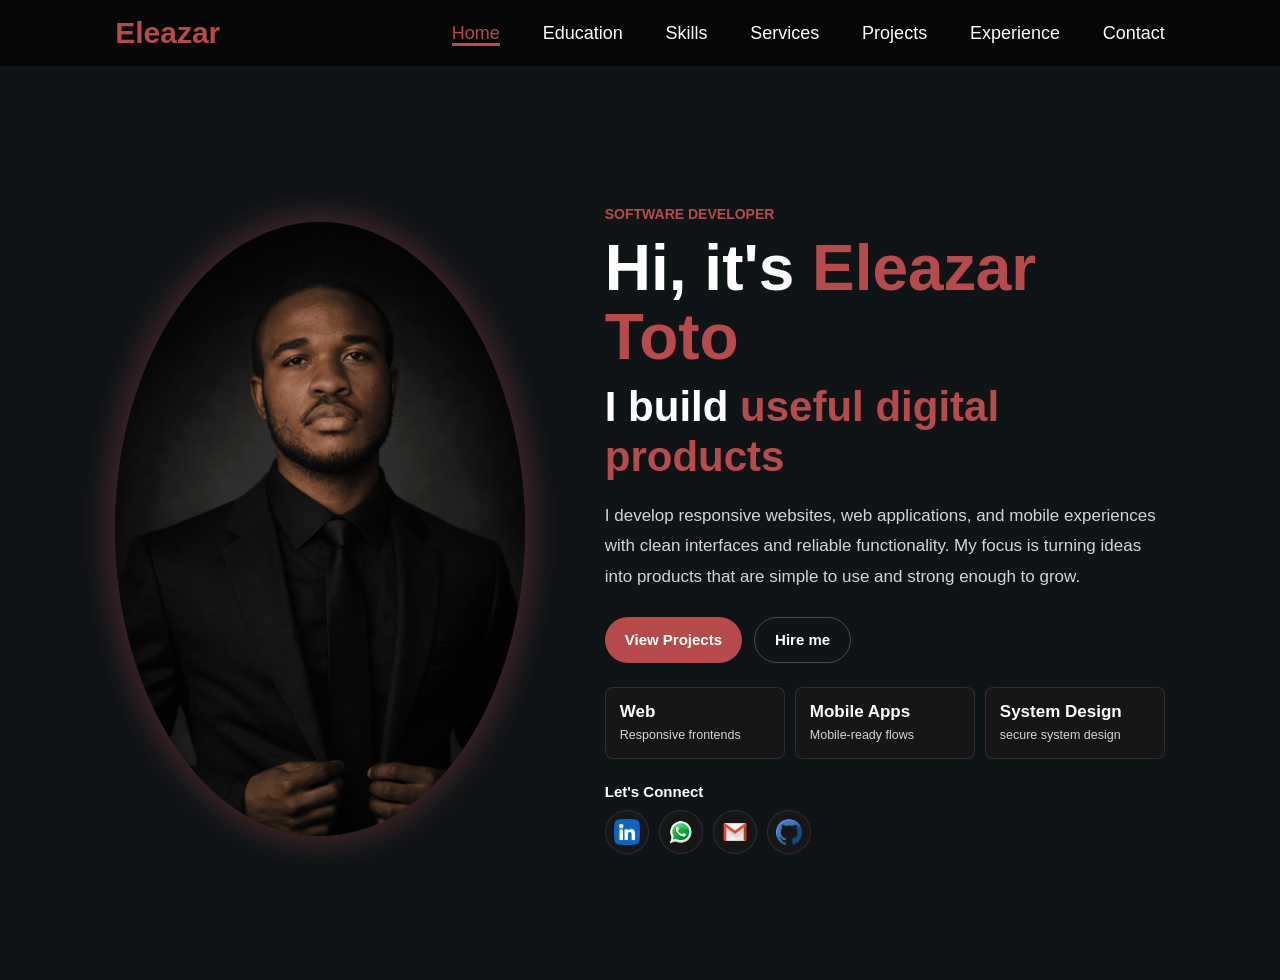
<file: index.html>
<!doctype html>
<html lang="en">

<head>
    <meta charset="UTF-8" />
    <meta name="viewport" content="width=device-width, initial-scale=1.0" />
    <link rel="stylesheet" href="style.css" />
    <title>Home | Eleazar</title>
</head>

<body>
    <header>
        <a href="index.html" class="logo">Eleazar</a>
            <nav>
                <a href="index.html">Home</a>        
                <a href="education.html">Education</a>
                <a href="skills.html" class="active">Skills</a>
                <a href="services.html">Services</a>
                <a href="projects.html">Projects</a>
                <a href="experience.html">Experience</a>
                <a href="contact.html">Contact</a>
            </nav>

        <button class="Menu_Icon" type="button" aria-label="Open navigation menu" aria-expanded="false">
            <img src="images/icons/menu-24dp.svg" alt="Menu button"  />
        </button>
    </header>

    <main>
        <section class="home">
            <div class="home_img">
                <img src="images/eleazar-in-black-compressed.png" alt="Profile Picture of Eleazar Toto, the Software Developer"  />
            </div>

            <div class="home_content">
                <p class="eyebrow">Software Developer</p>
                <h1>Hi, it's <span>Eleazar Toto</span> </h1>

                <h3 class="typing_text">
                    I build <span>useful digital products</span>
                </h3>

                <p class="description">
                    I develop responsive websites, web applications, and
                    mobile experiences with clean interfaces and
                    reliable functionality. My focus is turning ideas into products that
                    are simple to use and strong enough to grow.
                </p>

                <div class="home_actions">
                    <a href="projects.html" class="primary_button">View Projects</a>
                    <a href="contact.html" class="secondary_button">Hire me</a>
                </div>

                <div class="home_stats" aria-label="Portfolio highlights">
                    <div>
                        <strong>Web</strong>
                        <span>Responsive frontends</span>
                    </div>
                    <div>
                        <strong>Mobile Apps</strong>
                        <span>Mobile-ready flows</span>
                    </div>
                    <div>
                        <strong>System Design</strong>
                        <span>secure system design</span>
                    </div>
                </div>

                <p class="connect_label">Let's Connect</p>
                <div class="social_icons">
                    <a href="https://www.linkedin.com/in/eleazar-toto" target="_blank" rel="noopener noreferrer">
                        <img src="images/icons/linkedin.png" alt="LinkedIn logo"  />
                    </a>
                    <a href="https://wa.me/265980096500" target="_blank" rel="noopener noreferrer">
                        <img src="images/icons/whatsapp.png" alt="WhatsApp logo"  />
                    </a>
                    <a href="mailto:eleazarctoto@gmail.com" target="_blank" rel="noopener noreferrer">
                        <img src="images/icons/email.png" alt="Email logo"  />
                    </a>
                    <a href="https://github.com/EleazarFx" target="_blank" rel="noopener noreferrer">
                        <img src="images/icons/github.png" alt="GitHub logo"  />
                    </a>
                </div>
            </div>
        </section>
    </main>


    <script src="script.js"></script>
</body>

</html>
</file>
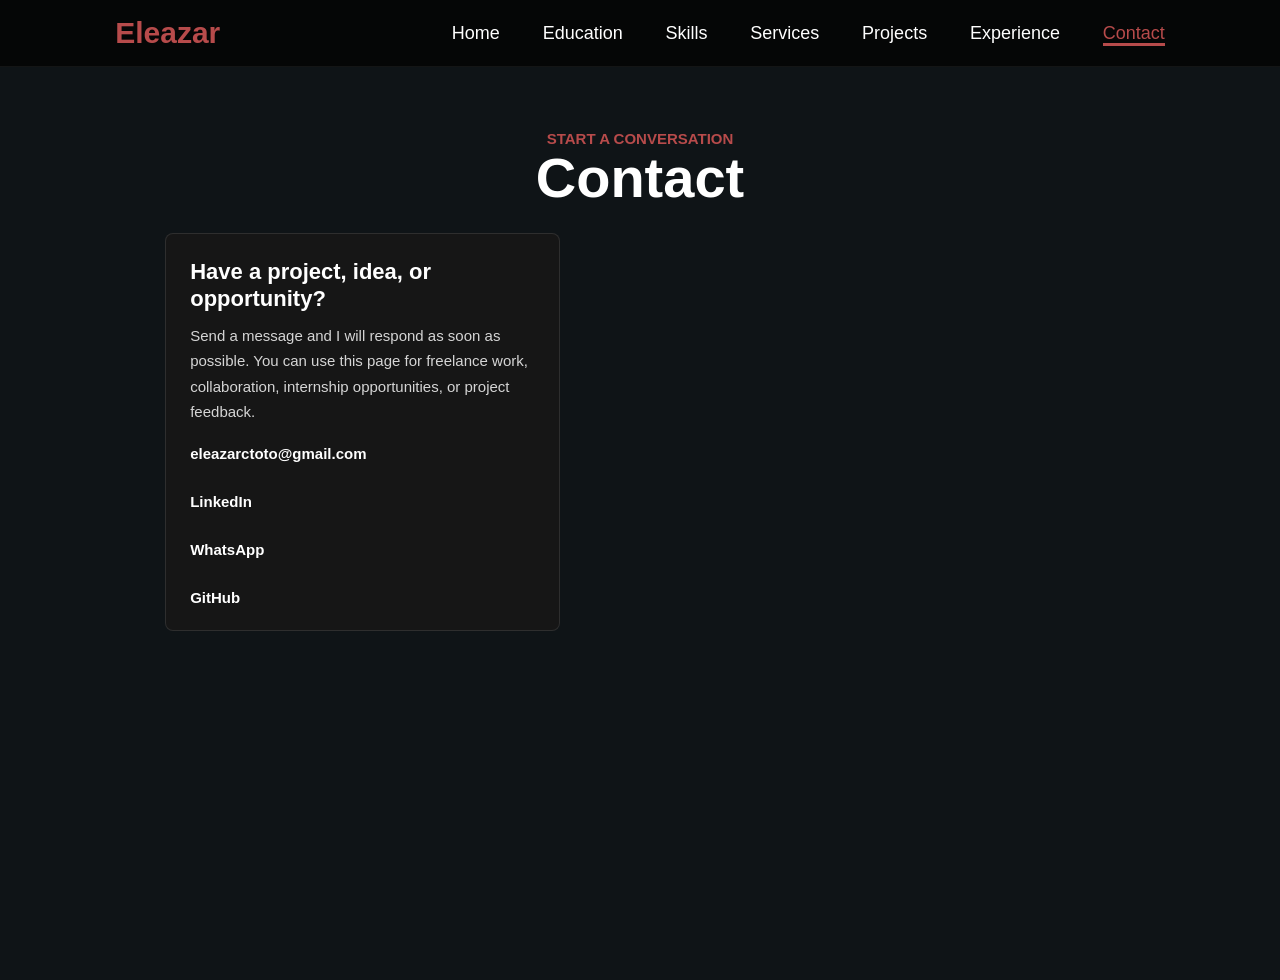
<file: contact.html>
<!DOCTYPE html>
<html lang="en">

<head>
    <meta charset="UTF-8">
    <meta name="viewport" content="width=device-width, initial-scale=1.0">
    <link rel="stylesheet" href="style.css">
    <title>Contact | Eleazar</title>
</head>

<body>


    <header>
        <a href="index.html" class="logo">Eleazar</a>
        <nav>
            <a href="index.html">Home</a>
            <a href="education.html">Education</a>
            <a href="skills.html" class="active">Skills</a>
            <a href="services.html">Services</a>
            <a href="projects.html">Projects</a>
            <a href="experience.html">Experience</a>
            <a href="contact.html">Contact</a>
        </nav>

        <button class="Menu_Icon" type="button" aria-label="Open navigation menu" aria-expanded="false">
            <img src="images/icons/menu-24dp.svg" alt="Menu button" >
        </button>

    </header>

    <main>
        <section class="content_page contact_page">
            <div class="section_heading">
                <p>Start a conversation</p>
                <h1>Contact</h1>
            </div>

            <div class="contact_layout">
                <div class="contact_intro">
                    <h2>Have a project, idea, or opportunity?</h2>
                    <p>Send a message and I will respond as soon as possible. You can use this page for freelance work,
                        collaboration, internship opportunities, or project feedback.</p>
                    <div class="contact_methods">
                        <a href="mailto:eleazarctoto@gmail.com" target="_blank"
                            rel="noopener noreferrer">eleazarctoto@gmail.com
                        </a>
                        <br>
                        <a href="https://www.linkedin.com/in/eleazar-toto" target="_blank"
                            rel="noopener noreferrer">LinkedIn
                        </a>
                         <br>
                        <a href="https://wa.me/265980096500" target="_blank" rel="noopener noreferrer">
                            WhatsApp
                        </a>  
                        <br>
                        <a href="https://github.com/EleazarFx" target="_blank" rel="noopener noreferrer">GitHub</a>
                    </div>
                </div>

            </div>
        </section>
    </main>




    <script src="script.js"></script>
</body>

</html>
</file>
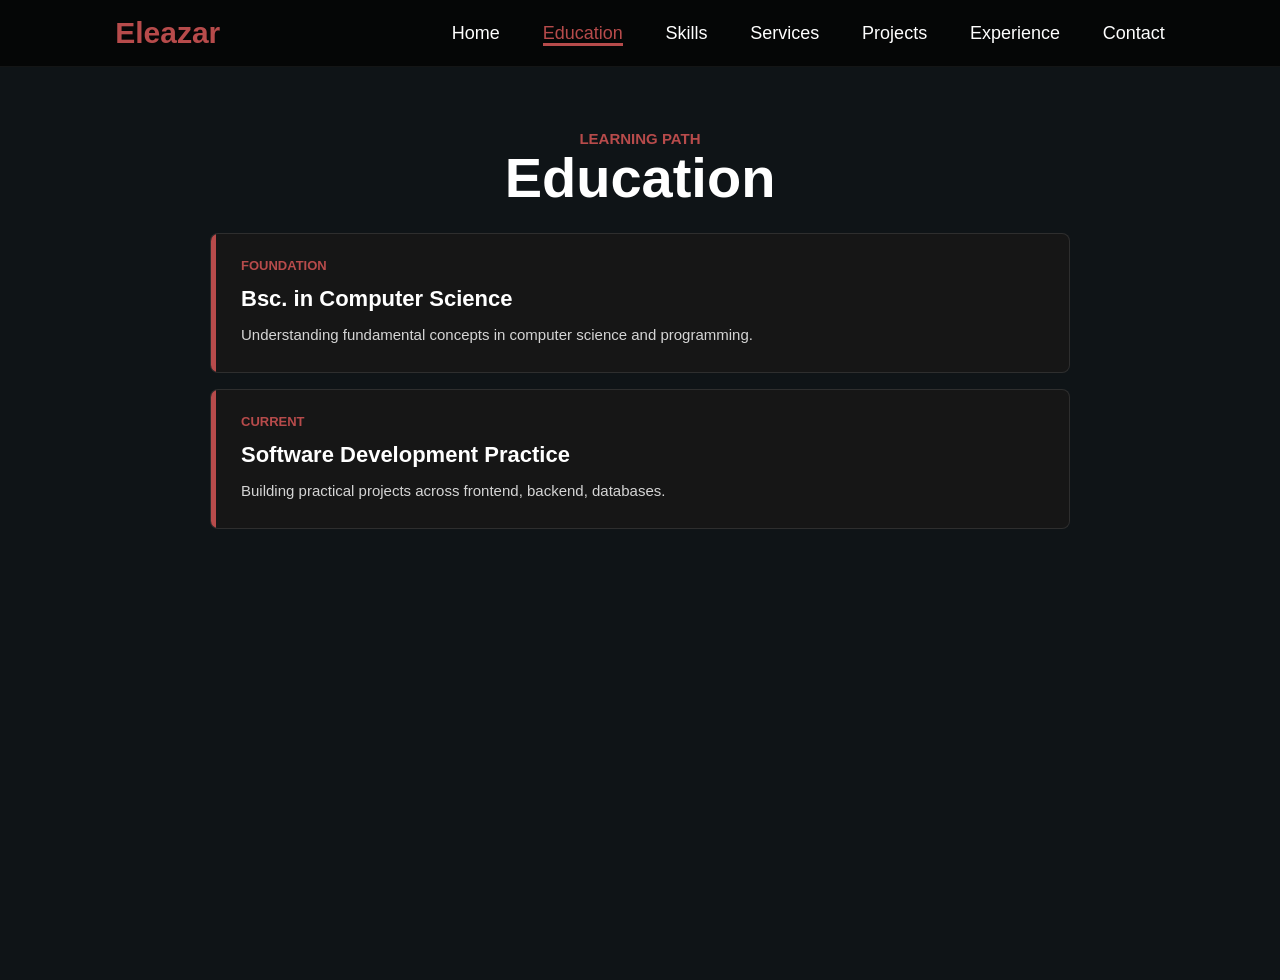
<file: education.html>
<!DOCTYPE html>
<html lang="en">
    <head>
        <meta charset="UTF-8">
        <meta name="viewport" content="width=device-width, initial-scale=1.0">
        <link rel="stylesheet" href="style.css">
        <title>Education | Eleazar</title>
    </head>

    <body>


        <header>
            <a href="index.html" class="logo">Eleazar</a>
          <nav>
                <a href="index.html">Home</a>
                <a href="education.html">Education</a>
                <a href="skills.html" class="active">Skills</a>
                <a href="services.html">Services</a>
                <a href="projects.html">Projects</a>
                <a href="experience.html">Experience</a>
                <a href="contact.html">Contact</a>
            </nav>

           <button class="Menu_Icon" type="button" aria-label="Open navigation menu" aria-expanded="false">
                <img src="images/icons/menu-24dp.svg" alt="Menu button" >
            </button>

        </header>

        <main>
            <section class="content_page">
                <div class="section_heading">
                    <p>Learning path</p>
                    <h1>Education</h1>
                </div>

                <div class="timeline">

                    <article class="timeline_item">
                        <span>Foundation</span>
                        <h2>Bsc. in Computer Science</h2>
                        <p>Understanding fundamental concepts in computer science and programming.</p>
                    </article>

                    <article class="timeline_item">
                        <span>Current</span>
                        <h2>Software Development Practice</h2>
                        <p>Building practical projects across frontend, backend, databases.
                        </p>
                    </article>
                   
                   
                </div>
            </section>
        </main>

        
        
       
        <script src="script.js"></script>
    </body>
</html>
</file>
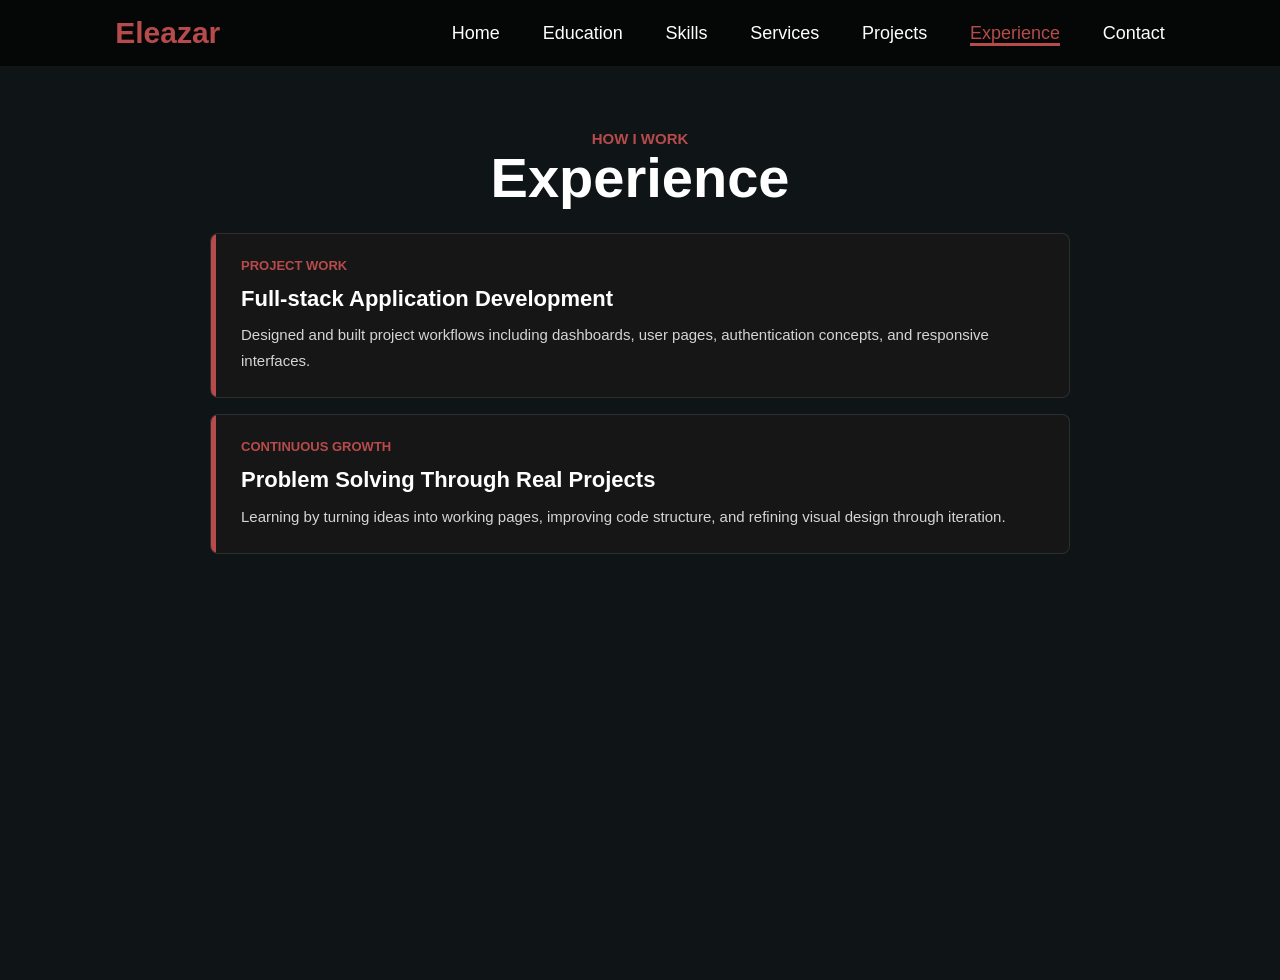
<file: experience.html>
<!DOCTYPE html>
<html lang="en">
    <head>
        <meta charset="UTF-8">
        <meta name="viewport" content="width=device-width, initial-scale=1.0">
        <link rel="stylesheet" href="style.css">
        <title>Experience | Eleazar</title>
    </head>

    <body>


        <header>
            <a href="index.html" class="logo">Eleazar</a>
           <nav>
                <a href="index.html">Home</a>
                <a href="education.html">Education</a>
                <a href="skills.html" class="active">Skills</a>
                <a href="services.html">Services</a>
                <a href="projects.html">Projects</a>
                <a href="experience.html">Experience</a>
                <a href="contact.html">Contact</a>
            </nav>

             <button class="Menu_Icon" type="button" aria-label="Open navigation menu" aria-expanded="false">
                <img src="images/icons/menu-24dp.svg" alt="Menu button" >
            </button>

        </header>

        <main>
            <section class="content_page">
                <div class="section_heading">
                    <p>How I work</p>
                    <h1>Experience</h1>
                </div>

                <div class="timeline">
                    <article class="timeline_item">
                        <span>Project Work</span>
                        <h2>Full-stack Application Development</h2>
                        <p>Designed and built project workflows including dashboards, user pages, authentication concepts, and responsive interfaces.</p>
                    </article>
                    
                    <article class="timeline_item">
                        <span>Continuous Growth</span>
                        <h2>Problem Solving Through Real Projects</h2>
                        <p>Learning by turning ideas into working pages, improving code structure, and refining visual design through iteration.</p>
                    </article>
                </div>
            </section>
        </main>

        
        
       
        <script src="script.js"></script>
    </body>
</html>
</file>
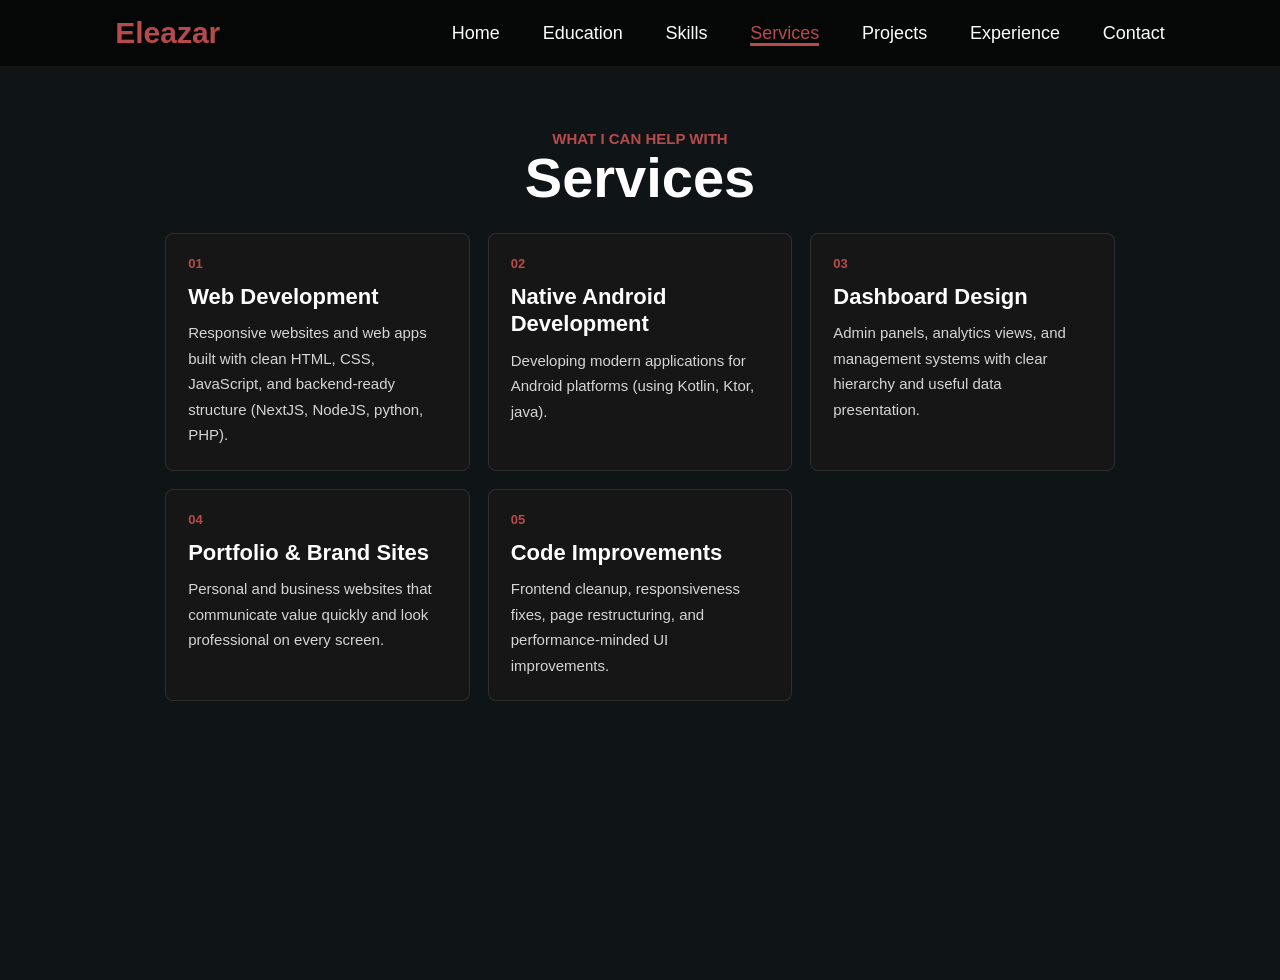
<file: services.html>
<!DOCTYPE html>
<html lang="en">
    <head>
        <meta charset="UTF-8">
        <meta name="viewport" content="width=device-width, initial-scale=1.0">
        <link rel="stylesheet" href="style.css">
        <title>Services | Eleazar</title>
    </head>

    <body>


        <header>
            <a href="index.html" class="logo">Eleazar</a>
            <nav>
                <a href="index.html">Home</a>
                <a href="education.html">Education</a>
                <a href="skills.html" class="active">Skills</a>
                <a href="services.html">Services</a>
                <a href="projects.html">Projects</a>
                <a href="experience.html">Experience</a>
                <a href="contact.html">Contact</a>
            </nav>

            <button class="Menu_Icon" type="button" aria-label="Open navigation menu" aria-expanded="false">
                <img src="images/icons/menu-24dp.svg" alt="Menu button" >
            </button>


        </header>

        <main>
            <section class="content_page">
                <div class="section_heading">
                    <p>What I can help with</p>
                    <h1>Services</h1>
                </div>

                <div class="card_grid three_columns">
                    <article class="info_card">
                        <span>01</span>
                        <h2>Web Development</h2>
                        <p>Responsive websites and web apps built with clean HTML, CSS, JavaScript, and backend-ready structure (NextJS, NodeJS, python, PHP).</p>
                    </article>

                    <article class="info_card">
                        <span>02</span>
                        <h2>Native Android Development</h2>
                        <p>Developing modern applications for Android platforms (using Kotlin, Ktor, java).</p>
                    </article>

                
                    <article class="info_card">
                        <span>03</span>
                        <h2>Dashboard Design</h2>
                        <p>Admin panels, analytics views, and management systems with clear hierarchy and useful data presentation.</p>
                    </article>
                    <article class="info_card">
                        <span>04</span>
                        <h2>Portfolio & Brand Sites</h2>
                        <p>Personal and business websites that communicate value quickly and look professional on every screen.</p>
                    </article>
                    <article class="info_card">
                        <span>05</span>
                        <h2>Code Improvements</h2>
                        <p>Frontend cleanup, responsiveness fixes, page restructuring, and performance-minded UI improvements.</p>
                    </article>
                </div>
            </section>
        </main>

        
        
       
        <script src="script.js"></script>
    </body>
</html>
</file>
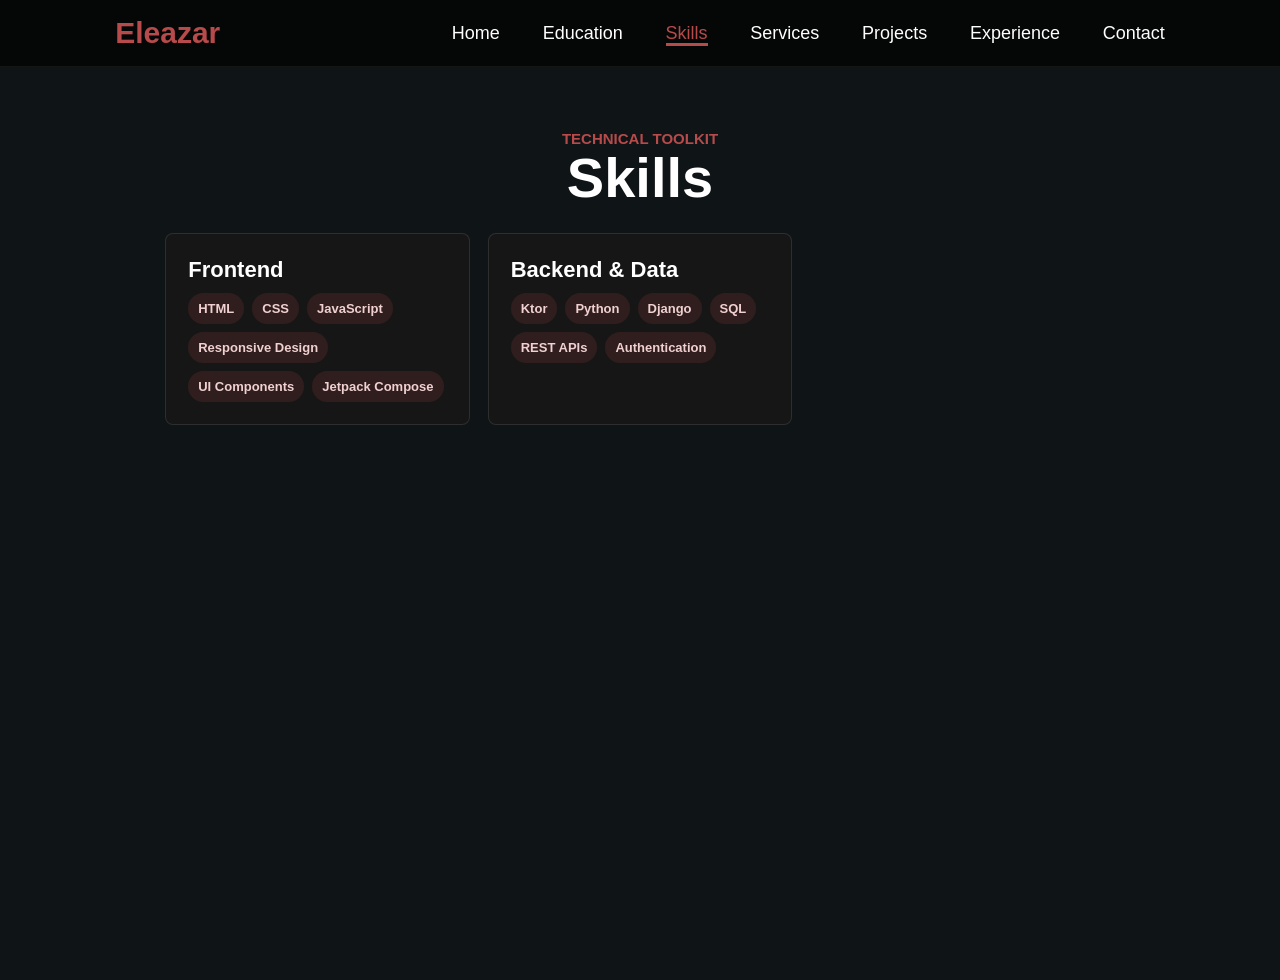
<file: skills.html>
<!DOCTYPE html>
<html lang="en">
    <head>
        <meta charset="UTF-8">
        <meta name="viewport" content="width=device-width, initial-scale=1.0">
        <link rel="stylesheet" href="style.css">
        <title>Skills | Eleazar</title>
    </head>

    <body>


        <header>
            <a href="index.html" class="logo">Eleazar</a>
            <nav>
                <a href="index.html">Home</a>
                <a href="education.html">Education</a>
                <a href="skills.html" class="active">Skills</a>
                <a href="services.html">Services</a>
                <a href="projects.html">Projects</a>
                <a href="experience.html">Experience</a>
                <a href="contact.html">Contact</a>
            </nav>

            <button class="Menu_Icon" type="button" aria-label="Open navigation menu" aria-expanded="false">
                <img src="images/icons/menu-24dp.svg" alt="Menu button" >
            </button>

        </header>

        <main>
            <section class="content_page">
                <div class="section_heading">
                    <p>Technical toolkit</p>
                    <h1>Skills</h1>
                </div>

                <div class="skill_layout">
                    <article class="skill_group">
                        <h2>Frontend</h2>
                        <div class="skill_tags">
                            <span>HTML</span>
                            <span>CSS</span>
                            <span>JavaScript</span>
                            <span>Responsive Design</span>
                            <span>UI Components</span>
                            <span>Jetpack Compose</span>
                        </div>
                    </article>
                    <article class="skill_group">
                        <h2>Backend & Data</h2>
                        <div class="skill_tags">
                             <span>Ktor</span>
                            <span>Python</span>
                            <span>Django</span>
                            <span>SQL</span>
                            <span>REST APIs</span>
                            <span>Authentication</span>
                        </div>
                    </article>
                   
                </div>
            </section>
        </main>

        
        
       
        <script src="script.js"></script>
    </body>
</html>
</file>
<file: style.css>
*{
    margin: 0;
    padding: 0;
    box-sizing: border-box;
    text-decoration: none;
    border: none;
    outline: none;
    font-family: Arial, Helvetica, sans-serif;

}

:root{
    --bg: #0f1417;
    --panel: #161616;
    --panel-soft: #232323;
    --text: #ffffff;
    --muted: #d5d5d5;
    --accent: #b74b4b;
    --accent-soft: rgba(183,75,75,0.16);
    --border: rgba(255,255,255,0.1);
}

html{
    font-size: 62.5%;
}

body{
    width: 100%;
    min-height: 100vh;
    overflow-x: hidden;
    background-color: var(--bg);
    color: var(--text);
    padding-top: 8rem;
}

button{
    cursor: pointer;
}

header{
    position: fixed;
    top: 0;
    left: 0;
    width: 100%;
    padding: 1.6rem 9%;
    background-color: rgba(5,5,5,0.88);
    backdrop-filter: blur(14px);
    border-bottom: 1px solid rgba(255,255,255,0.06);
    justify-content: space-between;
    align-items: center;
    display: flex;
    z-index: 100;
}

.logo{
    font-size: 3rem;
    color: var(--accent);
    font-weight: 800;
    cursor: pointer;
    transition: 0.5s ease;
}

.logo:hover{
    transform: scale(1.1);
}


nav a{
    font-size: 1.8rem;
    color: white;
    margin-left: 4rem;
    font-weight: 500;
    transition: 0.3s ease;
    border-bottom: 3px solid transparent;
}

nav a:hover,
nav a:active,
nav a.active{
    color: var(--accent);
    border-bottom: 3px solid var(--accent);
}

.Menu_Icon{
    display: none;
    width: 4rem;
    height: 4rem;
    background: transparent;
    z-index: 110;
}

.Menu_Icon img{
    width: 100%;
    height: 100%;
    object-fit: contain;
}

@media(max-width: 995px){
    header{
        padding: 1rem 3%;
    }

    .Menu_Icon{
        display: flex;
    }

    nav{
        position: fixed;
        top: 0;
        right: -100%;
        width: 85%;
        max-width: 28rem;
        min-height: 100vh;
        flex-direction: column;
        justify-content: flex-start;
        align-items: flex-start;
        padding: 7rem 2rem 2rem;
        gap: 1rem;
        border-left: 3px solid var(--accent);
        background-color: var(--panel);
        transition: right 0.3s ease;
        z-index: 90;
    }

    nav.active{
        right: 0;
    }

    nav a{
        display: block;
        font-size: 2rem;
        margin: 1.4rem 0;
    }

    nav a:hover,
    nav a:active {
       padding: 1rem;
       border-radius: 0.5rem;
       border-bottom: 0.5rem solid var(--accent);
    }

    .home{
        flex-direction: column;
        gap: 3rem;
        text-align: left;
        padding-top: 3rem;
    }

    .home_img{
        order: 1;
    }

    .home_content{
        order: 2;
        max-width: 68rem;
    }

    .home_img img{
        width: min(62vw, 30rem);
        min-width: 20rem;
    }

    .home .home_content h1{
        font-size: clamp(3.4rem, 8vw, 5rem);
    }

    .home_content h3{
        font-size: clamp(2.5rem, 6vw, 3.6rem);
    }

    .description{
        font-size: 1.4rem;
        line-height: 1.7;
    }

    .social_icons{
        display: flex;
        justify-content: flex-start;
        flex-wrap: wrap;
    }
}

section {
    min-height: 100vh;
    padding: 5rem 9% 5rem;
}

.home{
    display: flex;
    justify-content: center;
    align-items: center;
    gap: 8rem;
    background-color: var(--bg);
}

.home_content{
    max-width: 68rem;
}

.eyebrow{
    margin-bottom: 1.2rem;
    color: var(--accent);
    font-size: 1.4rem;
    font-weight: 800;
    text-transform: uppercase;
}

.home .home_content h1{
    font-size: clamp(4.4rem, 6vw, 6.4rem);
    font-weight: 700;
    line-height: 1.08;
    margin-bottom: 1rem;
}

span{
    color: var(--accent);
}

.home_content h3{
    font-size: clamp(2.8rem, 4vw, 4.2rem);
    margin-bottom: 1.8rem;
    font-weight: 700;
    line-height: 1.2;
}

.home_img{
    border-radius: 50%;
}

.home_img img{
    position: relative;
    width: min(32vw, 42rem);
    min-width: 28rem;
    border-radius: 50%;
    box-shadow: 0 0 38px rgba(183,75,75,0.45);
    cursor: pointer;
    transition: 0.2s linear;
}

.home_img img:hover{
    font-size: 1.8rem;
    font-weight: 500;
}

.social_icons img{
    width: 2.6rem;
    height: 2.6rem;
    object-fit: contain;
}

.social_icons{
    display: flex;
    align-items: center;
    gap: 1rem;
    margin-top: 1rem;
}

.social_icons a{
    display: inline-flex;
    align-items: center;
    justify-content: center;
    width: 4.4rem;
    height: 4.4rem;
    border-radius: 50%;
    background: var(--panel);
    border: 1px solid var(--border);
    transition: transform 0.25s ease, border-color 0.25s ease;
}

.social_icons a:hover{
    transform: translateY(-0.4rem);
    border-color: var(--accent);
}

.description{
    max-width: 62rem;
    color: var(--muted);
    font-size: 1.7rem;
    line-height: 1.8;
}

.home_actions{
    display: flex;
    flex-wrap: wrap;
    gap: 1.2rem;
    margin: 2.4rem 0;
}

.primary_button,
.secondary_button,
.hire_me_button{
    display: inline-flex;
    align-items: center;
    justify-content: center;
    min-height: 4.6rem;
    padding: 0 2rem;
    border-radius: 999px;
    font-size: 1.5rem;
    font-weight: 800;
    transition: transform 0.25s ease, background-color 0.25s ease, border-color 0.25s ease;
}

.primary_button,
.hire_me_button{
    background-color: var(--accent);
    color: white;
}

.secondary_button{
    color: white;
    background: transparent;
    border: 1px solid rgba(255,255,255,0.22);
}

.primary_button:hover,
.secondary_button:hover,
.hire_me_button:hover{
    transform: translateY(-0.3rem);
    border-color: var(--accent);
}

.home_stats{
    display: grid;
    grid-template-columns: repeat(3, minmax(0, 1fr));
    gap: 1rem;
    max-width: 62rem;
    margin: 0 0 2.4rem;
}

.home_stats div{
    padding: 1.4rem;
    border-radius: 0.8rem;
    background: var(--panel);
    border: 1px solid var(--border);
}

.home_stats strong,
.home_stats span{
    display: block;
}

.home_stats strong{
    color: white;
    font-size: 1.7rem;
}

.home_stats span{
    margin-top: 0.5rem;
    color: var(--muted);
    font-size: 1.25rem;
    line-height: 1.4;
}

.connect_label{
    color: white;
    font-size: 1.5rem;
    font-weight: 800;
}

.content_page{
    max-width: 118rem;
    margin: 0 auto;
}

.card_grid{
    display: grid;
    gap: 1.8rem;
}

.three_columns{
    grid-template-columns: repeat(3, minmax(0, 1fr));
}

.info_card,
.skill_group,
.timeline_item,
.contact_intro,
.contact_form{
    border-radius: 0.8rem;
    background: var(--panel);
    border: 1px solid var(--border);
}

.info_card{
    padding: 2.2rem;
    transition: transform 0.25s ease, border-color 0.25s ease;
}

.info_card:hover{
    transform: translateY(-0.5rem);
    border-color: var(--accent);
}

.info_card span,
.timeline_item span{
    display: inline-block;
    margin-bottom: 1.2rem;
    color: var(--accent);
    font-size: 1.3rem;
    font-weight: 800;
    text-transform: uppercase;
}

.info_card h2,
.skill_group h2,
.timeline_item h2,
.contact_intro h2{
    color: white;
    font-size: 2.2rem;
    line-height: 1.25;
    margin-bottom: 1rem;
}

.info_card p,
.timeline_item p,
.contact_intro p{
    color: var(--muted);
    font-size: 1.5rem;
    line-height: 1.7;
}

.skill_layout{
    display: grid;
    grid-template-columns: repeat(3, minmax(0, 1fr));
    gap: 1.8rem;
}

.skill_group{
    padding: 2.2rem;
}

.skill_tags{
    display: flex;
    flex-wrap: wrap;
    gap: 0.8rem;
}

.skill_tags span{
    padding: 0.8rem 1rem;
    border-radius: 999px;
    background: var(--accent-soft);
    color: #f0d0d0;
    font-size: 1.3rem;
    font-weight: 800;
}

.timeline{
    display: grid;
    gap: 1.6rem;
    max-width: 86rem;
    margin: 0 auto;
}

.timeline_item{
    position: relative;
    padding: 2.4rem 2.4rem 2.4rem 3rem;
    overflow: hidden;
}

.timeline_item::before{
    content: "";
    position: absolute;
    left: 0;
    top: 0;
    width: 0.5rem;
    height: 100%;
    background: var(--accent);
}

.contact_layout{
    display: grid;
    grid-template-columns: 0.85fr 1.15fr;
    gap: 2rem;
    align-items: start;
}

.contact_intro,
.contact_form{
    padding: 2.4rem;
}

.contact_methods{
    display: grid;
    gap: 1rem;
    margin-top: 2rem;
}

.contact_methods a{
    color: white;
    font-size: 1.5rem;
    font-weight: 800;
}

.contact_methods a:hover{
    color: var(--accent);
}

.contact_form{
    display: grid;
    gap: 1.5rem;
}

.contact_form label{
    display: grid;
    gap: 0.8rem;
    color: white;
    font-size: 1.4rem;
    font-weight: 800;
}

.contact_form input,
.contact_form textarea{
    width: 100%;
    border-radius: 0.8rem;
    border: 1px solid var(--border);
    background: #0d0d0d;
    color: white;
    padding: 1.3rem 1.4rem;
    font-size: 1.5rem;
    resize: vertical;
}

.contact_form input:focus,
.contact_form textarea:focus{
    border-color: var(--accent);
}

.projects_page{
    padding-top: 2rem;
}

.section_heading{
    text-align: center;
    max-width: 76rem;
    margin: 0 auto 2.4rem;
}

.section_heading p,
.projects_toolbar p,
#modalCategory{
    color: #b74b4b;
    font-size: 1.5rem;
    font-weight: 700;
    letter-spacing: 0;
    text-transform: uppercase;
}

.section_heading h1{
    font-size: clamp(3.2rem, 6vw, 5.6rem);
    line-height: 1.1;
}

.section_heading > span{
    display: block;
    max-width: 68rem;
    margin: 1.2rem auto 0;
    color: var(--muted);
    font-size: 1.6rem;
    line-height: 1.7;
}

.featured_slider{
    position: relative;
    max-width: 112rem;
    margin: 0 auto 4.4rem;
    overflow: hidden;
    border-radius: 1.4rem;
    background: var(--panel-soft);
    border: 1px solid var(--border);
}

.slider_track{
    display: flex;
    transition: transform 0.5s ease;
}

.featured_slide{
    min-width: 100%;
    padding: 2rem;
}

.featured_slide_inner{
    display: grid;
    grid-template-columns: 1.3fr 0.7fr;
    min-height: 38rem;
    overflow: hidden;
    border-radius: 0.8rem;
    background: #111;
}

.featured_slide img{
    width: 100%;
    height: 100%;
    min-height: 38rem;
    object-fit: contain;
    object-position: center;
    background-color: #111;
}

.featured_slide_content{
    display: flex;
    flex-direction: column;
    justify-content: center;
    gap: 1.3rem;
    padding: 3rem;
}

.featured_slide_content h2{
    font-size: clamp(2.6rem, 4vw, 4.4rem);
    line-height: 1.15;
}

.featured_slide_content p{
    color: #d8d8d8;
    font-size: 1.6rem;
    line-height: 1.7;
}

.featured_slide_content .primary_button{
    width: fit-content;
    min-width: 12rem;
    margin-top: 0.4rem;
}

.project_category{
    color: var(--accent);
    font-size: 1.25rem;
    font-weight: 800;
    text-transform: uppercase;
}

.project_tags,
.modal_meta{
    display: flex;
    flex-wrap: wrap;
    gap: 0.8rem;
}

.project_tags span,
.modal_meta span{
    padding: 0.7rem 1rem;
    border-radius: 999px;
    background: rgba(183,75,75,0.16);
    color: #f0d0d0;
    font-size: 1.2rem;
    font-weight: 700;
}

.slider_control{
    position: absolute;
    top: 50%;
    z-index: 5;
    width: 4.4rem;
    height: 4.4rem;
    transform: translateY(-50%);
    border-radius: 50%;
    background: rgba(0,0,0,0.56);
    color: white;
    font-size: 2.8rem;
}

.slider_prev{
    left: 2rem;
}

.slider_next{
    right: 2rem;
}

.slider_dots{
    position: absolute;
    bottom: 1.8rem;
    left: 50%;
    display: flex;
    gap: 1rem;
    transform: translateX(-50%);
}

.slider_dots button{
    width: 1.2rem;
    height: 1.2rem;
    border-radius: 50%;
    background: white;
    opacity: 0.8;
}

.slider_dots button.active{
    background: #b74b4b;
    opacity: 1;
}

.projects_toolbar{
    display: flex;
    justify-content: space-between;
    align-items: end;
    gap: 2rem;
    max-width: 112rem;
    margin: 0 auto 2rem;
}

.projects_toolbar h2{
    font-size: clamp(2.8rem, 4vw, 4rem);
}

#projectCount{
    color: #d8d8d8;
    font-size: 1.5rem;
}

.project_grid{
    display: grid;
    grid-template-columns: repeat(2, minmax(0, 1fr));
    gap: 2rem;
    max-width: 112rem;
    margin: 0 auto;
}

.project_card{
    display: flex;
    flex-direction: column;
    overflow: hidden;
    border-radius: 0.8rem;
    background: var(--panel);
    border: 1px solid var(--border);
    text-align: left;
    color: white;
    transition: transform 0.25s ease, border-color 0.25s ease, background-color 0.25s ease;
}

.project_card:hover{
    transform: translateY(-0.6rem);
    border-color: rgba(183,75,75,0.8);
    background: #1d1d1d;
}

.project_image_wrap{
    display: block;
    overflow: hidden;
}

.project_card img{
    width: 100%;
    aspect-ratio: 16 / 10;
    object-fit: contain;
    object-position: center;
    display: block;
    transition: transform 0.35s ease;
}

.project_card:hover img{
    transform: scale(1.04);
}

.project_card_content{
    display: flex;
    flex: 1;
    flex-direction: column;
    gap: 1rem;
    min-height: 21rem;
    padding: 2rem;
}

.project_card_content h3{
    color: white;
    font-size: clamp(2rem, 2.4vw, 2.7rem);
    line-height: 1.25;
}

.project_card_content p{
    color: #d5d5d5;
    font-size: 1.45rem;
    line-height: 1.6;
    flex: 1;
}

.project_card_link{
    color: white;
    font-size: 1.4rem;
    font-weight: 800;
}

.project_card:hover .project_card_link{
    color: var(--accent);
}

.pagination{
    display: flex;
    justify-content: center;
    align-items: center;
    gap: 1.2rem;
    margin: 3rem auto 0;
    padding: 1.2rem;
    width: fit-content;
    border-radius: 999px;
    background: var(--panel);
    border: 1px solid var(--border);
}

.pagination button{
    min-width: 4.4rem;
    min-height: 4.4rem;
    padding: 0 1.6rem;
    border-radius: 999px;
    background: transparent;
    color: white;
    font-size: 1.8rem;
    font-weight: 800;
    transition: background-color 0.25s ease, color 0.25s ease;
}

.pagination button:hover:not(:disabled){
    color: #b74b4b;
    background: rgba(255,255,255,0.06);
}

.pagination button:disabled{
    cursor: not-allowed;
    color: #777;
}

#pageIndicator{
    color: #b74b4b;
    font-size: 2.4rem;
    font-weight: 800;
    min-width: 3.2rem;
    text-align: center;
}

.project_modal{
    position: fixed;
    inset: 0;
    z-index: 200;
    display: none;
    align-items: center;
    justify-content: center;
    padding: 2rem;
}

.project_modal.open{
    display: flex;
}

.modal_backdrop{
    position: absolute;
    inset: 0;
    background: rgba(0,0,0,0.78);
}

.modal_panel{
    position: relative;
    z-index: 1;
    display: grid;
    grid-template-columns: minmax(0, 1fr) minmax(30rem, 0.75fr);
    width: min(112rem, 100%);
    max-height: 88vh;
    overflow-y: auto;
    border-radius: 1.2rem;
    background: #171717;
    border: 1px solid rgba(255,255,255,0.12);
    box-shadow: 0 2.4rem 8rem rgba(0,0,0,0.45);
}

.modal_close{
    position: absolute;
    top: 1.2rem;
    right: 1.2rem;
    z-index: 2;
    width: 4rem;
    height: 4rem;
    border-radius: 50%;
    background: #b74b4b;
    color: white;
    font-size: 2.8rem;
    line-height: 1;
}

.modal_media{
    padding: 2rem;
}

.modal_media > img{
    width: 100%;
    aspect-ratio: 16 / 10;
    object-fit: cover;
    border-radius: 0.8rem;
    border: 1px solid var(--border);
}

.modal_thumbnails{
    display: grid;
    grid-template-columns: repeat(3, 1fr);
    gap: 1rem;
    margin-top: 1rem;
}

.modal_thumbnails button{
    overflow: hidden;
    border-radius: 0.8rem;
    border: 2px solid transparent;
    background: #272727;
}

.modal_thumbnails button.active{
    border-color: #b74b4b;
}

.modal_thumbnails img{
    width: 100%;
    aspect-ratio: 16 / 10;
    object-fit: cover;
    display: block;
}

.modal_content{
    display: flex;
    flex-direction: column;
    justify-content: center;
    gap: 1.2rem;
    padding: 4rem 3rem 3rem 1rem;
}

.modal_content h2{
    font-size: clamp(2.8rem, 4vw, 4.4rem);
    line-height: 1.1;
}

.modal_content p{
    color: #dddddd;
    font-size: 1.6rem;
    line-height: 1.7;
}

.modal_content h3{
    margin-top: 0.6rem;
    color: white;
    font-size: 1.4rem;
    font-weight: 800;
    text-transform: uppercase;
}

.modal_links{
    display: flex;
    flex-wrap: wrap;
    gap: 1rem;
}

.modal_links a{
    padding: 1rem 1.5rem;
    border-radius: 999px;
    background: #b74b4b;
    color: white;
    font-size: 1.4rem;
    font-weight: 800;
    transition: transform 0.25s ease, border-color 0.25s ease;
}

.modal_links a:hover{
    transform: translateY(-0.3rem);
}

.modal_links a.secondary_link{
    background: #2b2b2b;
    border: 1px solid rgba(255,255,255,0.16);
}

body.modal_locked{
    overflow: hidden;
}

@media(max-width: 760px){
    body{
        padding-top: 7rem;
    }

    .projects_page{
        padding-left: 4%;
        padding-right: 4%;
    }

    .featured_slide{
        padding: 1rem;
    }

    .featured_slide_inner,
    .modal_panel{
        grid-template-columns: 1fr;
    }

    .featured_slide img{
        min-height: 22rem;
    }

    .featured_slide_content{
        padding: 2rem;
    }

    .featured_slide_content .primary_button{
        width: 100%;
    }

    .slider_control{
        width: 3.8rem;
        height: 3.8rem;
        font-size: 2.2rem;
    }

    .slider_prev{
        left: 1.2rem;
    }

    .slider_next{
        right: 1.2rem;
    }

    .projects_toolbar{
        align-items: flex-start;
        flex-direction: column;
    }

    .project_grid{
        grid-template-columns: 1fr;
    }

    .project_card_content{
        min-height: auto;
    }

    .pagination{
        gap: 0.4rem;
        width: 100%;
        max-width: 42rem;
        justify-content: space-between;
    }

    .pagination button{
        padding: 0 1rem;
        min-width: 3.8rem;
        min-height: 3.8rem;
        font-size: 1.45rem;
    }

    .modal_content{
        padding: 0 2rem 2rem;
    }

    .modal_thumbnails{
        grid-template-columns: repeat(2, 1fr);
    }

    .three_columns,
    .skill_layout,
    .contact_layout{
        grid-template-columns: 1fr;
    }

    .content_page{
        padding-top: 3rem;
    }
}

@media(max-width: 995px){
    .home{
        min-height: auto;
        align-items: center;
        padding-top: 4rem;
    }

    .home_content{
        width: 100%;
    }

    .home_img img{
        width: min(62vw, 30rem);
        min-width: 20rem;
    }

    .description{
        font-size: 1.5rem;
    }
}

@media(max-width: 560px){
    section{
        padding-left: 5%;
        padding-right: 5%;
    }

    .home{
        gap: 2.4rem;
    }

    .home .home_content h1{
        font-size: 3.7rem;
    }

    .home_content h3{
        font-size: 2.7rem;
    }

    .home_actions{
        flex-direction: column;
        align-items: stretch;
    }

    .home_stats{
        grid-template-columns: 1fr;
    }
}
</file>
